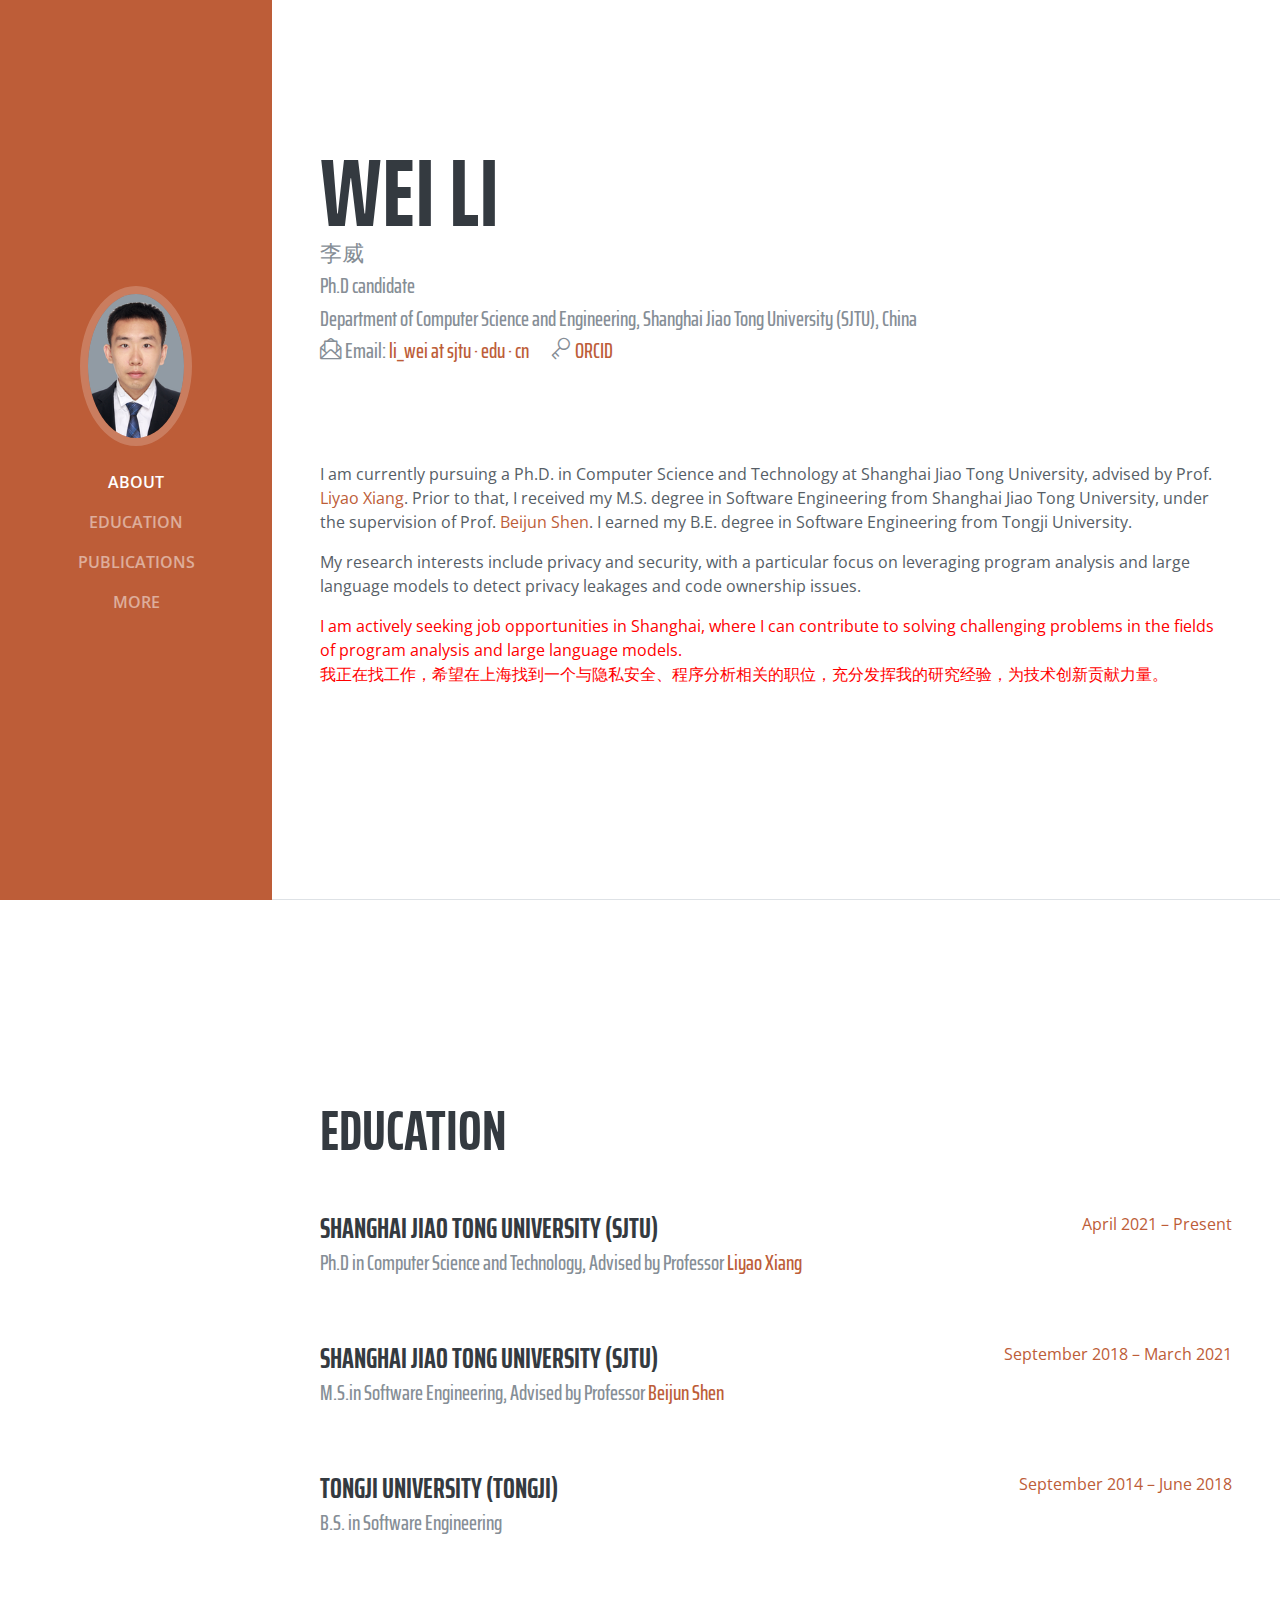
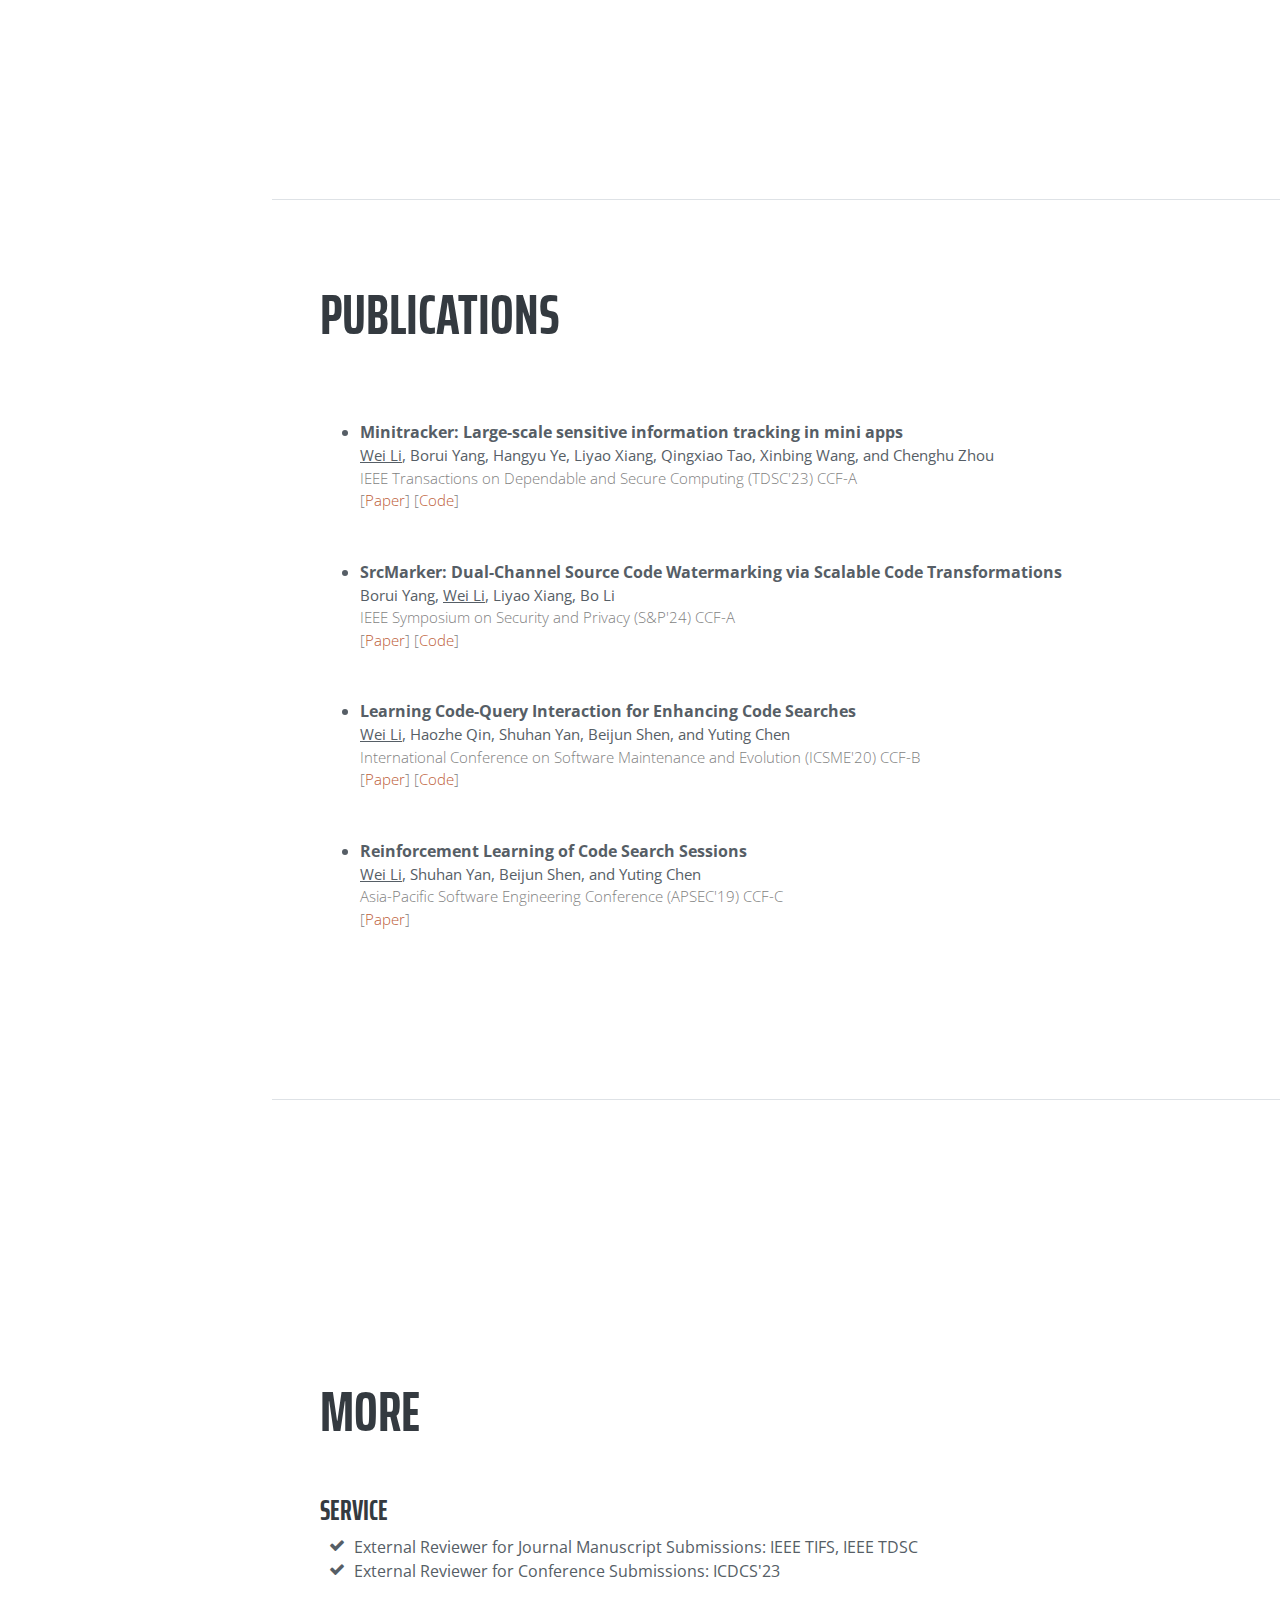
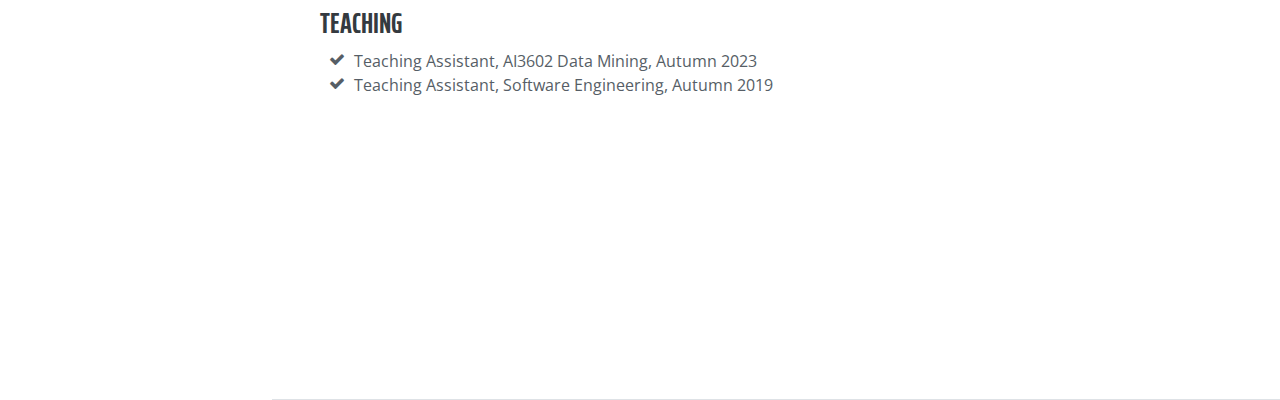
<file: index.html>
<!DOCTYPE html>
<html lang="en">

  <head>

    <meta charset="utf-8">
    <meta name="viewport" content="width=device-width, initial-scale=1, shrink-to-fit=no">
    <meta name="description" content="">
    <meta name="author" content="">

    <title>Wei Li</title>

    <!-- Bootstrap core CSS -->
    <link href="vendor/bootstrap/css/bootstrap.min.css" rel="stylesheet">

    <!-- Custom fonts for this template -->
    <link href="https://fonts.googleapis.com/css?family=Saira+Extra+Condensed:100,200,300,400,500,600,700,800,900" rel="stylesheet">
    <link href="https://fonts.googleapis.com/css?family=Open+Sans:300,300i,400,400i,600,600i,700,700i,800,800i" rel="stylesheet">
    <link href="vendor/font-awesome/css/font-awesome.min.css" rel="stylesheet">
    <link href="vendor/devicons/css/devicons.min.css" rel="stylesheet">
    <link href="vendor/simple-line-icons/css/simple-line-icons.css" rel="stylesheet">

    <!-- Custom styles for this template -->
    <link href="css/resume.min.css" rel="stylesheet">
<!--     <link rel="stylesheet" href="https://cdn.rawgit.com/konpa/devicon/df6431e323547add1b4cf45992913f15286456d3/devicon.min.css"> -->

  </head>

  <body id="page-top">

    <nav class="navbar navbar-expand-lg navbar-dark bg-primary fixed-top" id="sideNav">
      <a class="navbar-brand js-scroll-trigger" href="#page-top">
        <span class="d-block d-lg-none">Wei Li</span>
        <span class="d-none d-lg-block">
          <img class="img-fluid img-profile rounded-circle mx-auto mb-2" src="img/profile.png" alt="">
        </span>
      </a>
      <button class="navbar-toggler" type="button" data-toggle="collapse" data-target="#navbarSupportedContent" aria-controls="navbarSupportedContent" aria-expanded="false" aria-label="Toggle navigation">
        <span class="navbar-toggler-icon"></span>
      </button>
      <div class="collapse navbar-collapse" id="navbarSupportedContent">
        <ul class="navbar-nav">
          <li class="nav-item">
            <a class="nav-link js-scroll-trigger" href="#about">About</a>
          </li>
          <li class="nav-item">
            <a class="nav-link js-scroll-trigger" href="#education">Education</a>
          </li>
          <li class="nav-item">
            <a class="nav-link js-scroll-trigger" href="#publications">Publications</a>
          </li>
          <li class="nav-item">
            <a class="nav-link js-scroll-trigger" href="#more">More</a>
          </li>
        </ul>
      </div>
    </nav>

    <div class="container-fluid p-0">

      <section class="resume-section p-3 p-lg-5 d-flex flex-column" id="about">
        <div class="my-auto">
          <h1 class="mb-0">Wei Li</h1>
          <div class="subheading mb-5">
            李威 
            <p> Ph.D candidate <br/>
              Department of Computer Science and Engineering, Shanghai Jiao Tong University (SJTU), China<br/>
              <span class="icon-envelope-letter"></span> Email: <font color=#BD5D38>li_wei at sjtu · edu · cn</font>
              &nbsp;&nbsp;&nbsp;&nbsp;&nbsp;
              <span class="icon-key"></span> <a href="https://orcid.org/0000-0002-9374-4409">ORCID</a>
              &nbsp;&nbsp;&nbsp;&nbsp;&nbsp;
            </p>
          </div>
          
          <br /><br />
          <p>I am currently pursuing a Ph.D. in Computer Science and Technology at Shanghai Jiao Tong University, advised by Prof. <a href="http://xiangliyao.cn/">Liyao Xiang</a>. Prior to that, I received my M.S. degree in Software Engineering from Shanghai Jiao Tong University, under the supervision of Prof. <a href="https://base.sjtu.edu.cn/~bjshen/">Beijun Shen</a>. I earned my B.E. degree in Software Engineering from Tongji University. </p>
        
          <p>My research interests include privacy and security, with a particular focus on leveraging program analysis and large language models to detect privacy leakages and code ownership issues.</p>
          
          <p style="color: red">I am actively seeking job opportunities in Shanghai, where I can contribute to solving challenging problems in the fields of program analysis and large language models. </br>
          我正在找工作，希望在上海找到一个与隐私安全、程序分析相关的职位，充分发挥我的研究经验，为技术创新贡献力量。</p>
          <br /><br />
        </div>
        
      </section>       
      

      <section class="resume-section p-3 p-lg-5 d-flex flex-column" id="education">
        <div class="my-auto">
          <h2 class="mb-5">Education</h2>

          <div class="resume-item d-flex flex-column flex-md-row mb-5">
            <div class="resume-content mr-auto">
              <h3 class="mb-0">Shanghai Jiao Tong University (SJTU)</h3>
              <div class="subheading mb-3">Ph.D in Computer Science and Technology, Advised by Professor <a href="http://xiangliyao.cn/">Liyao Xiang</a></div>
            </div>
            <div class="resume-date text-md-right">
              <span class="text-primary">April 2021 – Present</span>
            </div>
          </div>

          <div class="resume-item d-flex flex-column flex-md-row mb-5"">
            <div class="resume-content mr-auto">
              <h3 class="mb-0">Shanghai Jiao Tong University (SJTU)</h3>
              <div class="subheading mb-3">M.S.in Software Engineering, Advised by Professor <a href="https://base.sjtu.edu.cn/~bjshen/">Beijun Shen</a></div>
            </div>
            <div class="resume-date text-md-right">
              <span class="text-primary">September 2018 – March 2021</span>
            </div>
          </div>
        
          <div class="resume-item d-flex flex-column flex-md-row mb-5"">
            <div class="resume-content mr-auto">
              <h3 class="mb-0">Tongji University (Tongji)</h3>
              <div class="subheading mb-3">B.S. in Software Engineering</div>
            </div>
            <div class="resume-date text-md-right">
              <span class="text-primary">September 2014 – June 2018</span>
            </div>
          </div>
        
        </div>
      </section>


      <section class="resume-section p-3 p-lg-5 d-flex flex-column" id="publications">
        <div class="my-auto">
          
          <h2 class="mb-5">Publications</h2>


          <div class="resume-item d-flex flex-column flex-md-row mb-5">
            <div class="resume-content mr-auto">
              <!-- <h3 class="mb-0">Selected Publications</h3> -->
              <ul>
                <br />
                <li>
                  <div class="pub_title">Minitracker: Large-scale sensitive information tracking in mini apps</div> 
                  <div class="pub_authors"><u>Wei Li</u>, Borui Yang, Hangyu Ye, Liyao Xiang, Qingxiao Tao, Xinbing Wang, and Chenghu Zhou</div>
                  <div class="pub_type">IEEE Transactions on Dependable and Secure Computing (TDSC'23)  CCF-A </div>
                  <div class="pub_type">[<a href="https://ieeexplore.ieee.org/abstract/document/10197457">Paper</a>] [<a href="https://github.com/flyboss/MiniTracker">Code</a>]</div>
                </li>
                <br />

                <br />
                <li>
                  <div class="pub_title">SrcMarker: Dual-Channel Source Code Watermarking via Scalable Code Transformations</div> 
                  <div class="pub_authors">Borui Yang, <u>Wei Li</u>, Liyao Xiang, Bo Li</div>
                  <div class="pub_type">IEEE Symposium on Security and Privacy  (S&P'24) CCF-A </div>
                  <div class="pub_type"> [<a href="https://www.computer.org/csdl/proceedings-article/sp/2024/313000a097/1Ub234YHHzO">Paper</a>] [<a href="https://github.com/YBRua/SrcMarker">Code</a>] </div>
                </li>
                <br />

                <br />
                <li>
                  <div class="pub_title">Learning Code-Query Interaction for Enhancing Code Searches</div> 
                  <div class="pub_authors"><u>Wei Li</u>, Haozhe Qin, Shuhan Yan, Beijun Shen, and Yuting Chen</div>
                  <div class="pub_type">International Conference on Software Maintenance and Evolution (ICSME'20)  CCF-B</div>
                  <div class="pub_type">[<a href="https://ieeexplore.ieee.org/document/9240627">Paper</a>] [<a href="https://github.com/flyboss/CQIL">Code</a>]</div>
                </li>
                <br />

                <br />
                <li>
                  <div class="pub_title">Reinforcement Learning of Code Search Sessions</div> 
                  <div class="pub_authors"><u>Wei Li</u>, Shuhan Yan, Beijun Shen, and Yuting Chen</div>
                  <div class="pub_type">Asia-Pacific Software Engineering Conference (APSEC'19)  CCF-C</div>
                  <div class="pub_type">[<a href="https://ieeexplore.ieee.org/document/8945662">Paper</a>] </div>
                </li>
                <br />

              </ul>
            </div>
          
          </div>
        </div>

      </section>

      <section class="resume-section p-3 p-lg-5 d-flex flex-column" id="more">
        <div class="my-auto">
          <h2 class="mb-5">More</h2>

          <h3 class="mb-2">Service</h3>
          <ul class="fa-ul mb-4">
            <li>
              <i class="fa-li fa fa-check"></i>
              External Reviewer for Journal Manuscript Submissions: IEEE TIFS, IEEE TDSC</li>
            </li>
            <li>
              <i class="fa-li fa fa-check"></i>
              External Reviewer for Conference Submissions: ICDCS'23</li>
            </li>
          </ul>

          <h3 class="mb-2">Teaching</h3>
          <ul class="fa-ul mb-4">
            <li>
              <i class="fa-li fa fa-check"></i>
              Teaching Assistant, AI3602 Data Mining, Autumn 2023</li>
            <li>
              <i class="fa-li fa fa-check"></i>
              Teaching Assistant, Software Engineering, Autumn 2019</li>
          </ul>
        </div>
      </section>


    <!-- Bootstrap core JavaScript -->
    <script src="vendor/jquery/jquery.min.js"></script>
    <script src="vendor/bootstrap/js/bootstrap.bundle.min.js"></script>

    <!-- Plugin JavaScript -->
    <script src="vendor/jquery-easing/jquery.easing.min.js"></script>

    <!-- Custom scripts for this template -->
    <script src="js/resume.min.js"></script>

  </body>

</html>
</file>
<file: vendor/simple-line-icons/css/simple-line-icons.css>
@font-face {
  font-family: 'simple-line-icons';
  src: url('../fonts/Simple-Line-Icons.eot?v=2.4.0');
  src: url('../fonts/Simple-Line-Icons.eot?v=2.4.0#iefix') format('embedded-opentype'), url('../fonts/Simple-Line-Icons.woff2?v=2.4.0') format('woff2'), url('../fonts/Simple-Line-Icons.ttf?v=2.4.0') format('truetype'), url('../fonts/Simple-Line-Icons.woff?v=2.4.0') format('woff'), url('../fonts/Simple-Line-Icons.svg?v=2.4.0#simple-line-icons') format('svg');
  font-weight: normal;
  font-style: normal;
}
/*
 Use the following CSS code if you want to have a class per icon.
 Instead of a list of all class selectors, you can use the generic [class*="icon-"] selector, but it's slower:
*/
.icon-user,
.icon-people,
.icon-user-female,
.icon-user-follow,
.icon-user-following,
.icon-user-unfollow,
.icon-login,
.icon-logout,
.icon-emotsmile,
.icon-phone,
.icon-call-end,
.icon-call-in,
.icon-call-out,
.icon-map,
.icon-location-pin,
.icon-direction,
.icon-directions,
.icon-compass,
.icon-layers,
.icon-menu,
.icon-list,
.icon-options-vertical,
.icon-options,
.icon-arrow-down,
.icon-arrow-left,
.icon-arrow-right,
.icon-arrow-up,
.icon-arrow-up-circle,
.icon-arrow-left-circle,
.icon-arrow-right-circle,
.icon-arrow-down-circle,
.icon-check,
.icon-clock,
.icon-plus,
.icon-minus,
.icon-close,
.icon-event,
.icon-exclamation,
.icon-organization,
.icon-trophy,
.icon-screen-smartphone,
.icon-screen-desktop,
.icon-plane,
.icon-notebook,
.icon-mustache,
.icon-mouse,
.icon-magnet,
.icon-energy,
.icon-disc,
.icon-cursor,
.icon-cursor-move,
.icon-crop,
.icon-chemistry,
.icon-speedometer,
.icon-shield,
.icon-screen-tablet,
.icon-magic-wand,
.icon-hourglass,
.icon-graduation,
.icon-ghost,
.icon-game-controller,
.icon-fire,
.icon-eyeglass,
.icon-envelope-open,
.icon-envelope-letter,
.icon-bell,
.icon-badge,
.icon-anchor,
.icon-wallet,
.icon-vector,
.icon-speech,
.icon-puzzle,
.icon-printer,
.icon-present,
.icon-playlist,
.icon-pin,
.icon-picture,
.icon-handbag,
.icon-globe-alt,
.icon-globe,
.icon-folder-alt,
.icon-folder,
.icon-film,
.icon-feed,
.icon-drop,
.icon-drawer,
.icon-docs,
.icon-doc,
.icon-diamond,
.icon-cup,
.icon-calculator,
.icon-bubbles,
.icon-briefcase,
.icon-book-open,
.icon-basket-loaded,
.icon-basket,
.icon-bag,
.icon-action-undo,
.icon-action-redo,
.icon-wrench,
.icon-umbrella,
.icon-trash,
.icon-tag,
.icon-support,
.icon-frame,
.icon-size-fullscreen,
.icon-size-actual,
.icon-shuffle,
.icon-share-alt,
.icon-share,
.icon-rocket,
.icon-question,
.icon-pie-chart,
.icon-pencil,
.icon-note,
.icon-loop,
.icon-home,
.icon-grid,
.icon-graph,
.icon-microphone,
.icon-music-tone-alt,
.icon-music-tone,
.icon-earphones-alt,
.icon-earphones,
.icon-equalizer,
.icon-like,
.icon-dislike,
.icon-control-start,
.icon-control-rewind,
.icon-control-play,
.icon-control-pause,
.icon-control-forward,
.icon-control-end,
.icon-volume-1,
.icon-volume-2,
.icon-volume-off,
.icon-calendar,
.icon-bulb,
.icon-chart,
.icon-ban,
.icon-bubble,
.icon-camrecorder,
.icon-camera,
.icon-cloud-download,
.icon-cloud-upload,
.icon-envelope,
.icon-eye,
.icon-flag,
.icon-heart,
.icon-info,
.icon-key,
.icon-link,
.icon-lock,
.icon-lock-open,
.icon-magnifier,
.icon-magnifier-add,
.icon-magnifier-remove,
.icon-paper-clip,
.icon-paper-plane,
.icon-power,
.icon-refresh,
.icon-reload,
.icon-settings,
.icon-star,
.icon-symbol-female,
.icon-symbol-male,
.icon-target,
.icon-credit-card,
.icon-paypal,
.icon-social-tumblr,
.icon-social-twitter,
.icon-social-facebook,
.icon-social-instagram,
.icon-social-linkedin,
.icon-social-pinterest,
.icon-social-github,
.icon-social-google,
.icon-social-reddit,
.icon-social-skype,
.icon-social-dribbble,
.icon-social-behance,
.icon-social-foursqare,
.icon-social-soundcloud,
.icon-social-spotify,
.icon-social-stumbleupon,
.icon-social-youtube,
.icon-social-dropbox,
.icon-social-vkontakte,
.icon-social-steam {
  font-family: 'simple-line-icons';
  speak: none;
  font-style: normal;
  font-weight: normal;
  font-variant: normal;
  text-transform: none;
  line-height: 1;
  /* Better Font Rendering =========== */
  -webkit-font-smoothing: antialiased;
  -moz-osx-font-smoothing: grayscale;
}
.icon-user:before {
  content: "\e005";
}
.icon-people:before {
  content: "\e001";
}
.icon-user-female:before {
  content: "\e000";
}
.icon-user-follow:before {
  content: "\e002";
}
.icon-user-following:before {
  content: "\e003";
}
.icon-user-unfollow:before {
  content: "\e004";
}
.icon-login:before {
  content: "\e066";
}
.icon-logout:before {
  content: "\e065";
}
.icon-emotsmile:before {
  content: "\e021";
}
.icon-phone:before {
  content: "\e600";
}
.icon-call-end:before {
  content: "\e048";
}
.icon-call-in:before {
  content: "\e047";
}
.icon-call-out:before {
  content: "\e046";
}
.icon-map:before {
  content: "\e033";
}
.icon-location-pin:before {
  content: "\e096";
}
.icon-direction:before {
  content: "\e042";
}
.icon-directions:before {
  content: "\e041";
}
.icon-compass:before {
  content: "\e045";
}
.icon-layers:before {
  content: "\e034";
}
.icon-menu:before {
  content: "\e601";
}
.icon-list:before {
  content: "\e067";
}
.icon-options-vertical:before {
  content: "\e602";
}
.icon-options:before {
  content: "\e603";
}
.icon-arrow-down:before {
  content: "\e604";
}
.icon-arrow-left:before {
  content: "\e605";
}
.icon-arrow-right:before {
  content: "\e606";
}
.icon-arrow-up:before {
  content: "\e607";
}
.icon-arrow-up-circle:before {
  content: "\e078";
}
.icon-arrow-left-circle:before {
  content: "\e07a";
}
.icon-arrow-right-circle:before {
  content: "\e079";
}
.icon-arrow-down-circle:before {
  content: "\e07b";
}
.icon-check:before {
  content: "\e080";
}
.icon-clock:before {
  content: "\e081";
}
.icon-plus:before {
  content: "\e095";
}
.icon-minus:before {
  content: "\e615";
}
.icon-close:before {
  content: "\e082";
}
.icon-event:before {
  content: "\e619";
}
.icon-exclamation:before {
  content: "\e617";
}
.icon-organization:before {
  content: "\e616";
}
.icon-trophy:before {
  content: "\e006";
}
.icon-screen-smartphone:before {
  content: "\e010";
}
.icon-screen-desktop:before {
  content: "\e011";
}
.icon-plane:before {
  content: "\e012";
}
.icon-notebook:before {
  content: "\e013";
}
.icon-mustache:before {
  content: "\e014";
}
.icon-mouse:before {
  content: "\e015";
}
.icon-magnet:before {
  content: "\e016";
}
.icon-energy:before {
  content: "\e020";
}
.icon-disc:before {
  content: "\e022";
}
.icon-cursor:before {
  content: "\e06e";
}
.icon-cursor-move:before {
  content: "\e023";
}
.icon-crop:before {
  content: "\e024";
}
.icon-chemistry:before {
  content: "\e026";
}
.icon-speedometer:before {
  content: "\e007";
}
.icon-shield:before {
  content: "\e00e";
}
.icon-screen-tablet:before {
  content: "\e00f";
}
.icon-magic-wand:before {
  content: "\e017";
}
.icon-hourglass:before {
  content: "\e018";
}
.icon-graduation:before {
  content: "\e019";
}
.icon-ghost:before {
  content: "\e01a";
}
.icon-game-controller:before {
  content: "\e01b";
}
.icon-fire:before {
  content: "\e01c";
}
.icon-eyeglass:before {
  content: "\e01d";
}
.icon-envelope-open:before {
  content: "\e01e";
}
.icon-envelope-letter:before {
  content: "\e01f";
}
.icon-bell:before {
  content: "\e027";
}
.icon-badge:before {
  content: "\e028";
}
.icon-anchor:before {
  content: "\e029";
}
.icon-wallet:before {
  content: "\e02a";
}
.icon-vector:before {
  content: "\e02b";
}
.icon-speech:before {
  content: "\e02c";
}
.icon-puzzle:before {
  content: "\e02d";
}
.icon-printer:before {
  content: "\e02e";
}
.icon-present:before {
  content: "\e02f";
}
.icon-playlist:before {
  content: "\e030";
}
.icon-pin:before {
  content: "\e031";
}
.icon-picture:before {
  content: "\e032";
}
.icon-handbag:before {
  content: "\e035";
}
.icon-globe-alt:before {
  content: "\e036";
}
.icon-globe:before {
  content: "\e037";
}
.icon-folder-alt:before {
  content: "\e039";
}
.icon-folder:before {
  content: "\e089";
}
.icon-film:before {
  content: "\e03a";
}
.icon-feed:before {
  content: "\e03b";
}
.icon-drop:before {
  content: "\e03e";
}
.icon-drawer:before {
  content: "\e03f";
}
.icon-docs:before {
  content: "\e040";
}
.icon-doc:before {
  content: "\e085";
}
.icon-diamond:before {
  content: "\e043";
}
.icon-cup:before {
  content: "\e044";
}
.icon-calculator:before {
  content: "\e049";
}
.icon-bubbles:before {
  content: "\e04a";
}
.icon-briefcase:before {
  content: "\e04b";
}
.icon-book-open:before {
  content: "\e04c";
}
.icon-basket-loaded:before {
  content: "\e04d";
}
.icon-basket:before {
  content: "\e04e";
}
.icon-bag:before {
  content: "\e04f";
}
.icon-action-undo:before {
  content: "\e050";
}
.icon-action-redo:before {
  content: "\e051";
}
.icon-wrench:before {
  content: "\e052";
}
.icon-umbrella:before {
  content: "\e053";
}
.icon-trash:before {
  content: "\e054";
}
.icon-tag:before {
  content: "\e055";
}
.icon-support:before {
  content: "\e056";
}
.icon-frame:before {
  content: "\e038";
}
.icon-size-fullscreen:before {
  content: "\e057";
}
.icon-size-actual:before {
  content: "\e058";
}
.icon-shuffle:before {
  content: "\e059";
}
.icon-share-alt:before {
  content: "\e05a";
}
.icon-share:before {
  content: "\e05b";
}
.icon-rocket:before {
  content: "\e05c";
}
.icon-question:before {
  content: "\e05d";
}
.icon-pie-chart:before {
  content: "\e05e";
}
.icon-pencil:before {
  content: "\e05f";
}
.icon-note:before {
  content: "\e060";
}
.icon-loop:before {
  content: "\e064";
}
.icon-home:before {
  content: "\e069";
}
.icon-grid:before {
  content: "\e06a";
}
.icon-graph:before {
  content: "\e06b";
}
.icon-microphone:before {
  content: "\e063";
}
.icon-music-tone-alt:before {
  content: "\e061";
}
.icon-music-tone:before {
  content: "\e062";
}
.icon-earphones-alt:before {
  content: "\e03c";
}
.icon-earphones:before {
  content: "\e03d";
}
.icon-equalizer:before {
  content: "\e06c";
}
.icon-like:before {
  content: "\e068";
}
.icon-dislike:before {
  content: "\e06d";
}
.icon-control-start:before {
  content: "\e06f";
}
.icon-control-rewind:before {
  content: "\e070";
}
.icon-control-play:before {
  content: "\e071";
}
.icon-control-pause:before {
  content: "\e072";
}
.icon-control-forward:before {
  content: "\e073";
}
.icon-control-end:before {
  content: "\e074";
}
.icon-volume-1:before {
  content: "\e09f";
}
.icon-volume-2:before {
  content: "\e0a0";
}
.icon-volume-off:before {
  content: "\e0a1";
}
.icon-calendar:before {
  content: "\e075";
}
.icon-bulb:before {
  content: "\e076";
}
.icon-chart:before {
  content: "\e077";
}
.icon-ban:before {
  content: "\e07c";
}
.icon-bubble:before {
  content: "\e07d";
}
.icon-camrecorder:before {
  content: "\e07e";
}
.icon-camera:before {
  content: "\e07f";
}
.icon-cloud-download:before {
  content: "\e083";
}
.icon-cloud-upload:before {
  content: "\e084";
}
.icon-envelope:before {
  content: "\e086";
}
.icon-eye:before {
  content: "\e087";
}
.icon-flag:before {
  content: "\e088";
}
.icon-heart:before {
  content: "\e08a";
}
.icon-info:before {
  content: "\e08b";
}
.icon-key:before {
  content: "\e08c";
}
.icon-link:before {
  content: "\e08d";
}
.icon-lock:before {
  content: "\e08e";
}
.icon-lock-open:before {
  content: "\e08f";
}
.icon-magnifier:before {
  content: "\e090";
}
.icon-magnifier-add:before {
  content: "\e091";
}
.icon-magnifier-remove:before {
  content: "\e092";
}
.icon-paper-clip:before {
  content: "\e093";
}
.icon-paper-plane:before {
  content: "\e094";
}
.icon-power:before {
  content: "\e097";
}
.icon-refresh:before {
  content: "\e098";
}
.icon-reload:before {
  content: "\e099";
}
.icon-settings:before {
  content: "\e09a";
}
.icon-star:before {
  content: "\e09b";
}
.icon-symbol-female:before {
  content: "\e09c";
}
.icon-symbol-male:before {
  content: "\e09d";
}
.icon-target:before {
  content: "\e09e";
}
.icon-credit-card:before {
  content: "\e025";
}
.icon-paypal:before {
  content: "\e608";
}
.icon-social-tumblr:before {
  content: "\e00a";
}
.icon-social-twitter:before {
  content: "\e009";
}
.icon-social-facebook:before {
  content: "\e00b";
}
.icon-social-instagram:before {
  content: "\e609";
}
.icon-social-linkedin:before {
  content: "\e60a";
}
.icon-social-pinterest:before {
  content: "\e60b";
}
.icon-social-github:before {
  content: "\e60c";
}
.icon-social-google:before {
  content: "\e60d";
}
.icon-social-reddit:before {
  content: "\e60e";
}
.icon-social-skype:before {
  content: "\e60f";
}
.icon-social-dribbble:before {
  content: "\e00d";
}
.icon-social-behance:before {
  content: "\e610";
}
.icon-social-foursqare:before {
  content: "\e611";
}
.icon-social-soundcloud:before {
  content: "\e612";
}
.icon-social-spotify:before {
  content: "\e613";
}
.icon-social-stumbleupon:before {
  content: "\e614";
}
.icon-social-youtube:before {
  content: "\e008";
}
.icon-social-dropbox:before {
  content: "\e00c";
}
.icon-social-vkontakte:before {
  content: "\e618";
}
.icon-social-steam:before {
  content: "\e620";
}
</file>
<file: vendor/devicons/css/devicons.min.css>
/*!
 *  Devicons 1.8.0 made by Theodore Vorillas / http://vorillaz.com 
 */
@font-face{font-family:devicons;src:url(../fonts/devicons.eot?xqxft6);src:url(../fonts/devicons.eot?#iefixxqxft6) format("embedded-opentype"),url(../fonts/devicons.woff?xqxft6) format("woff"),url(../fonts/devicons.ttf?xqxft6) format("truetype"),url(../fonts/devicons.svg?xqxft6#devicons) format("svg");font-weight:400;font-style:normal}.devicons{font-family:devicons;speak:none;font-style:normal;font-weight:400;font-variant:normal;text-transform:none;line-height:1;-webkit-font-smoothing:antialiased;-moz-osx-font-smoothing:grayscale}.devicons-git:before{content:"\e602"}.devicons-git_compare:before{content:"\e628"}.devicons-git_branch:before{content:"\e625"}.devicons-git_commit:before{content:"\e629"}.devicons-git_pull_request:before{content:"\e626"}.devicons-git_merge:before{content:"\e627"}.devicons-bitbucket:before{content:"\e603"}.devicons-github_alt:before{content:"\e608"}.devicons-github_badge:before{content:"\e609"}.devicons-github:before{content:"\e60a"}.devicons-github_full:before{content:"\e617"}.devicons-java:before{content:"\e638"}.devicons-ruby:before{content:"\e639"}.devicons-scala:before{content:"\e637"}.devicons-python:before{content:"\e63c"}.devicons-go:before{content:"\e624"}.devicons-ruby_on_rails:before{content:"\e63b"}.devicons-django:before{content:"\e61d"}.devicons-markdown:before{content:"\e63e"}.devicons-php:before{content:"\e63d"}.devicons-mysql:before{content:"\e604"}.devicons-streamline:before{content:"\e605"}.devicons-database:before{content:"\e606"}.devicons-laravel:before{content:"\e63f"}.devicons-javascript:before{content:"\e64e"}.devicons-angular:before{content:"\e653"}.devicons-backbone:before{content:"\e652"}.devicons-coffeescript:before{content:"\e651"}.devicons-jquery:before{content:"\e650"}.devicons-modernizr:before{content:"\e620"}.devicons-jquery_ui:before{content:"\e654"}.devicons-ember:before{content:"\e61b"}.devicons-dojo:before{content:"\e61c"}.devicons-nodejs:before{content:"\e619"}.devicons-nodejs_small:before{content:"\e618"}.devicons-javascript_shield:before{content:"\e64f"}.devicons-bootstrap:before{content:"\e647"}.devicons-sass:before{content:"\e64b"}.devicons-css3_full:before{content:"\e64a"}.devicons-css3:before{content:"\e649"}.devicons-html5:before{content:"\e636"}.devicons-html5_multimedia:before{content:"\e632"}.devicons-html5_device_access:before{content:"\e633"}.devicons-html5_3d_effects:before{content:"\e635"}.devicons-html5_connectivity:before{content:"\e634"}.devicons-ghost_small:before{content:"\e614"}.devicons-ghost:before{content:"\e61f"}.devicons-magento:before{content:"\e640"}.devicons-joomla:before{content:"\e641"}.devicons-jekyll_small:before{content:"\e60d"}.devicons-drupal:before{content:"\e642"}.devicons-wordpress:before{content:"\e60b"}.devicons-grunt:before{content:"\e64c"}.devicons-bower:before{content:"\e64d"}.devicons-npm:before{content:"\e61e"}.devicons-yahoo_small:before{content:"\e62b"}.devicons-yahoo:before{content:"\e615"}.devicons-bing_small:before{content:"\e600"}.devicons-windows:before{content:"\e60f"}.devicons-linux:before{content:"\e612"}.devicons-ubuntu:before{content:"\e63a"}.devicons-android:before{content:"\e60e"}.devicons-apple:before{content:"\e611"}.devicons-appstore:before{content:"\e613"}.devicons-phonegap:before{content:"\e630"}.devicons-blackberry:before{content:"\e623"}.devicons-stackoverflow:before{content:"\e610"}.devicons-techcrunch:before{content:"\e62c"}.devicons-codrops:before{content:"\e62f"}.devicons-css_tricks:before{content:"\e601"}.devicons-smashing_magazine:before{content:"\e62d"}.devicons-netmagazine:before{content:"\e62e"}.devicons-codepen:before{content:"\e616"}.devicons-cssdeck:before{content:"\e62a"}.devicons-hackernews:before{content:"\e61a"}.devicons-dropbox:before{content:"\e607"}.devicons-google_drive:before{content:"\e631"}.devicons-visualstudio:before{content:"\e60c"}.devicons-unity_small:before{content:"\e621"}.devicons-raspberry_pi:before{content:"\e622"}.devicons-chrome:before{content:"\e643"}.devicons-ie:before{content:"\e644"}.devicons-firefox:before{content:"\e645"}.devicons-opera:before{content:"\e646"}.devicons-safari:before{content:"\e648"}.devicons-swift:before{content:"\e655"}.devicons-symfony:before{content:"\e656"}.devicons-symfony_badge:before{content:"\e657"}.devicons-less:before{content:"\e658"}.devicons-stylus:before{content:"\e659"}.devicons-trello:before{content:"\e65a"}.devicons-atlassian:before{content:"\e65b"}.devicons-jira:before{content:"\e65c"}.devicons-envato:before{content:"\e65d"}.devicons-snap_svg:before{content:"\e65e"}.devicons-raphael:before{content:"\e65f"}.devicons-google_analytics:before{content:"\e660"}.devicons-compass:before{content:"\e661"}.devicons-onedrive:before{content:"\e662"}.devicons-gulp:before{content:"\e663"}.devicons-atom:before{content:"\e664"}.devicons-cisco:before{content:"\e665"}.devicons-nancy:before{content:"\e666"}.devicons-clojure:before{content:"\e668"}.devicons-clojure_alt:before{content:"\e66a"}.devicons-perl:before{content:"\e669"}.devicons-celluloid:before{content:"\e66b"}.devicons-w3c:before{content:"\e66c"}.devicons-redis:before{content:"\e66d"}.devicons-postgresql:before{content:"\e66e"}.devicons-webplatform:before{content:"\e66f"}.devicons-jenkins:before{content:"\e667"}.devicons-requirejs:before{content:"\e670"}.devicons-opensource:before{content:"\e671"}.devicons-typo3:before{content:"\e672"}.devicons-uikit:before{content:"\e673"}.devicons-doctrine:before{content:"\e674"}.devicons-groovy:before{content:"\e675"}.devicons-nginx:before{content:"\e676"}.devicons-haskell:before{content:"\e677"}.devicons-zend:before{content:"\e678"}.devicons-gnu:before{content:"\e679"}.devicons-yeoman:before{content:"\e67a"}.devicons-heroku:before{content:"\e67b"}.devicons-debian:before{content:"\e67d"}.devicons-travis:before{content:"\e67e"}.devicons-dotnet:before{content:"\e67f"}.devicons-codeigniter:before{content:"\e680"}.devicons-javascript_badge:before{content:"\e681"}.devicons-yii:before{content:"\e682"}.devicons-msql_server:before{content:"\e67c"}.devicons-composer:before{content:"\e683"}.devicons-krakenjs_badge:before{content:"\e684"}.devicons-krakenjs:before{content:"\e685"}.devicons-mozilla:before{content:"\e686"}.devicons-firebase:before{content:"\e687"}.devicons-sizzlejs:before{content:"\e688"}.devicons-creativecommons:before{content:"\e689"}.devicons-creativecommons_badge:before{content:"\e68a"}.devicons-mitlicence:before{content:"\e68b"}.devicons-senchatouch:before{content:"\e68c"}.devicons-bugsense:before{content:"\e68d"}.devicons-extjs:before{content:"\e68e"}.devicons-mootools_badge:before{content:"\e68f"}.devicons-mootools:before{content:"\e690"}.devicons-ruby_rough:before{content:"\e691"}.devicons-komodo:before{content:"\e692"}.devicons-coda:before{content:"\e693"}.devicons-bintray:before{content:"\e694"}.devicons-terminal:before{content:"\e695"}.devicons-code:before{content:"\e696"}.devicons-responsive:before{content:"\e697"}.devicons-dart:before{content:"\e698"}.devicons-aptana:before{content:"\e699"}.devicons-mailchimp:before{content:"\e69a"}.devicons-netbeans:before{content:"\e69b"}.devicons-dreamweaver:before{content:"\e69c"}.devicons-brackets:before{content:"\e69d"}.devicons-eclipse:before{content:"\e69e"}.devicons-cloud9:before{content:"\e69f"}.devicons-scrum:before{content:"\e6a0"}.devicons-prolog:before{content:"\e6a1"}.devicons-terminal_badge:before{content:"\e6a2"}.devicons-code_badge:before{content:"\e6a3"}.devicons-mongodb:before{content:"\e6a4"}.devicons-meteor:before{content:"\e6a5"}.devicons-meteorfull:before{content:"\e6a6"}.devicons-fsharp:before{content:"\e6a7"}.devicons-rust:before{content:"\e6a8"}.devicons-ionic:before{content:"\e6a9"}.devicons-sublime:before{content:"\e6aa"}.devicons-appcelerator:before{content:"\e6ab"}.devicons-asterisk:before{content:"\e6ac"}.devicons-aws:before{content:"\e6ad"}.devicons-digital-ocean:before{content:"\e6ae"}.devicons-dlang:before{content:"\e6af"}.devicons-docker:before{content:"\e6b0"}.devicons-erlang:before{content:"\e6b1"}.devicons-google-cloud-platform:before{content:"\e6b2"}.devicons-grails:before{content:"\e6b3"}.devicons-illustrator:before{content:"\e6b4"}.devicons-intellij:before{content:"\e6b5"}.devicons-materializecss:before{content:"\e6b6"}.devicons-openshift:before{content:"\e6b7"}.devicons-photoshop:before{content:"\e6b8"}.devicons-rackspace:before{content:"\e6b9"}.devicons-react:before{content:"\e6ba"}.devicons-redhat:before{content:"\e6bb"}.devicons-scriptcs:before{content:"\e6bc"}.devicons-sqllite:before{content:"\e6c4"}.devicons-vim:before{content:"\e6c5"}
</file>
<file: css/resume.min.css>
/*!
 * Start Bootstrap - Resume v4.0.0-beta.2 (https://startbootstrap.com/template-overviews/resume)
 * Copyright 2013-2017 Start Bootstrap
 * Licensed under MIT (https://github.com/BlackrockDigital/startbootstrap-resume/blob/master/LICENSE)
 */
body{
    font-family:'Open Sans',serif;padding-top:54px;
    color:#565e66
}
@media (min-width:992px){
    body{padding-top:0;padding-left:17rem}
}
h1,h2,h3,h4,h5,h6{
    font-family:'Saira Extra Condensed',serif;
    font-weight:700;
    text-transform:uppercase;color:#343a40
}
h1{
    font-size:6rem;
    line-height:5.5rem
}
h2{
    font-size:3.5rem
}
.subheading{
    font-weight:500;
    font-family:'Saira Extra Condensed',serif;
    font-size:1.35rem;
    color:#868e96
}
.list-social-icons a{color:#495057}
.list-social-icons a:hover{color:#bd5d38}
.list-social-icons a .fa-lg{font-size:1.75rem}
.list-icons{font-size:3rem}
.list-icons 
.list-inline-item i:hover{color:#bd5d38}#sideNav 
.navbar-nav .nav-item .nav-link{
    font-weight:600;
    text-transform:uppercase
}
@media (min-width:992px){#sideNav{text-align:center;position:fixed;top:0;left:0;display:flex;flex-direction:column;width:17rem;height:100vh}#sideNav .navbar-brand{display:flex;margin:auto auto 0;padding:.5rem}#sideNav .navbar-brand .img-profile{max-width:10rem;max-height:10rem;border:.5rem solid rgba(255,255,255,.2)}#sideNav .navbar-collapse{display:flex;align-items:flex-start;flex-grow:0;width:100%;margin-bottom:auto}#sideNav .navbar-collapse .navbar-nav{flex-direction:column;width:100%}#sideNav .navbar-collapse .navbar-nav .nav-item{display:block}#sideNav .navbar-collapse .navbar-nav .nav-item .nav-link{display:block}}
section.resume-section{
    border-bottom:1px solid #dee2e6;
    padding-top:5rem!important;
    padding-bottom:5rem!important
}
section.resume-section .resume-item .resume-date{
    min-width:none
}
@media (min-width:768px){section.resume-section{min-height:100vh}section.resume-section .resume-item .resume-date{min-width:18rem}}
@media (min-width:992px){section.resume-section{padding-top:3rem!important;padding-bottom:3rem!important}}
.bg-primary{
    background-color:#bd5d38!important
}
.text-primary{
    color:#bd5d38!important
}
a{
    color:#bd5d38
}
a:active,a:focus,a:hover{
    color:#824027
}
.tlinks{
    text-indent:-9999px;
    height:0;
    line-height:0;
    font-size:0;
    overflow:hidden;
} 


.pub_title {
    /* font-family:'Open Sans'; */
    font-weight: 700;
    font-size: 16px;
    color: #565e66;
}
.pub_authors {
    /* font-family:'Open Sans'; */
    font-weight: 400;
    font-size: 15px;
}

.pub_type {
    /* font-family:'Open Sans'; */
    font-weight: 300;
    color: #7F7F7F;
    font-size: 15px;
}

/*body{font-family:'Open Sans',serif;padding-top:54px;color:#868e96}@media (min-width:992px){body{padding-top:0;padding-left:17rem}}h1,h2,h3,h4,h5,h6{font-family:'Saira Extra Condensed',serif;font-weight:700;text-transform:uppercase;color:#343a40}h1{font-size:6rem;line-height:5.5rem}h2{font-size:3.5rem}.subheading{text-transform:uppercase;font-weight:500;font-family:'Saira Extra Condensed',serif;font-size:1.35rem}.list-social-icons a{color:#495057}.list-social-icons a:hover{color:#bd5d38}.list-social-icons a .fa-lg{font-size:1.75rem}.list-icons{font-size:3rem}.list-icons .list-inline-item i:hover{color:#bd5d38}#sideNav .navbar-nav .nav-item .nav-link{font-weight:600;text-transform:uppercase}@media (min-width:992px){#sideNav{text-align:center;position:fixed;top:0;left:0;display:flex;flex-direction:column;width:17rem;height:100vh}#sideNav .navbar-brand{display:flex;margin:auto auto 0;padding:.5rem}#sideNav .navbar-brand .img-profile{max-width:10rem;max-height:10rem;border:.5rem solid rgba(255,255,255,.2)}#sideNav .navbar-collapse{display:flex;align-items:flex-start;flex-grow:0;width:100%;margin-bottom:auto}#sideNav .navbar-collapse .navbar-nav{flex-direction:column;width:100%}#sideNav .navbar-collapse .navbar-nav .nav-item{display:block}#sideNav .navbar-collapse .navbar-nav .nav-item .nav-link{display:block}}section.resume-section{border-bottom:1px solid #dee2e6;padding-top:5rem!important;padding-bottom:5rem!important}section.resume-section .resume-item .resume-date{min-width:none}@media (min-width:768px){section.resume-section{min-height:100vh}section.resume-section .resume-item .resume-date{min-width:18rem}}@media (min-width:992px){section.resume-section{padding-top:3rem!important;padding-bottom:3rem!important}}.bg-primary{background-color:#bd5d38!important}.text-primary{color:#bd5d38!important}a{color:#bd5d38}a:active,a:focus,a:hover{color:#824027}.tlinks{text-indent:-9999px;height:0;line-height:0;font-size:0;overflow:hidden;}*/
</file>
